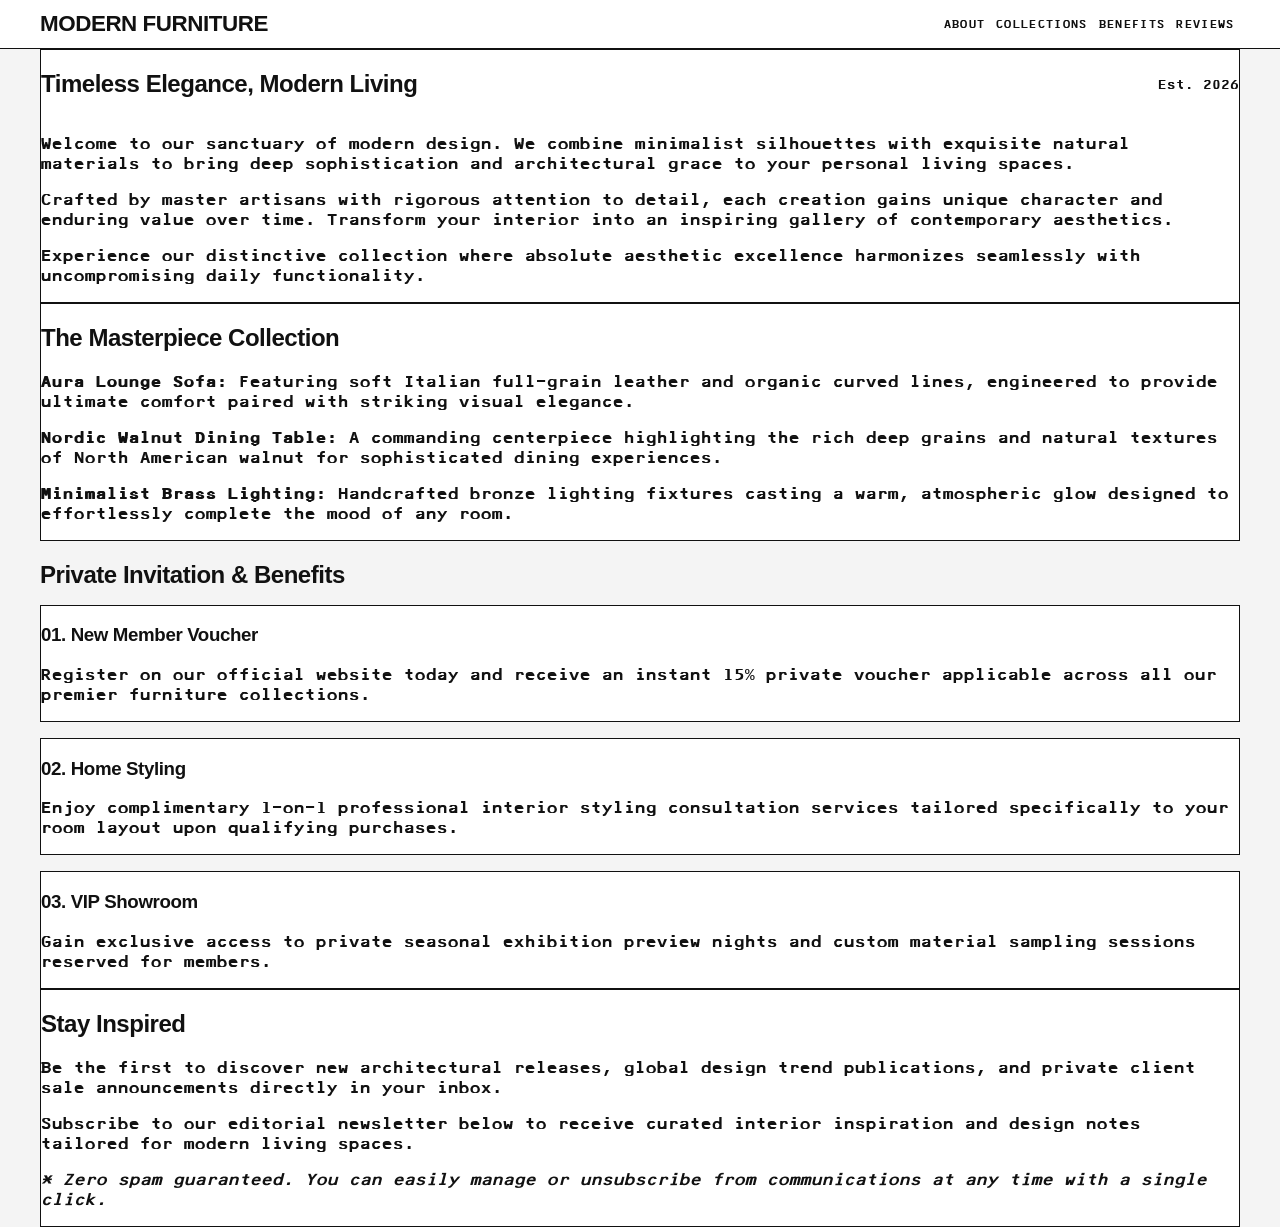
<file: public_html/ixd608/serah.choi/index.html>
<!DOCTYPE html>
<html lang="en">
<head>
	<meta charset="UTF-8">
	<title>MODERN FURNITURE</title>

	<link rel="stylesheet" href="lib/css/styleguide.css">
	<link rel="stylesheet" href="css/storetheme.css">

	<link rel="preconnect" href="https://fonts.googleapis.com">
	<link rel="preconnect" href="https://fonts.gstatic.com" crossorigin>
	<link href="https://fonts.googleapis.com/css2?family=Instrument+Serif:ital@0;1&display=swap" rel="stylesheet">
</head>
<body>
	
	<header class="navbar">
		<div class="container display-flex">
			<div class="flex-none">	
				<h1>MODERN FURNITURE</h1>
			</div>
			<div class="flex-stretch"></div>
		
			<nav class="flex-none nav">
				<ul class="container display-flex">
					<li><a href="#article1">ABOUT</a></li>
					<li><a href="#article2">COLLECTIONS</a></li>
					<li><a href="#article3">BENEFITS</a></li>
					<li><a href="#article4">REVIEWS</a></li>
				</ul>
			</nav>
		</div>
	</header>

	<div class="container">
		<article id="article1" class="article card soft">
			<div class="display-flex flex-align-center">
				<div class="flex-stretch">
					<h2>Timeless Elegance, Modern Living</h2>
				</div>
				<div class="flex-none">
					<small>Est. 2026</small>
				</div>
			</div>
			<div class="article-body">
				<p>Welcome to our sanctuary of modern design. We combine minimalist silhouettes with exquisite natural materials to bring deep sophistication and architectural grace to your personal living spaces.</p>
				<p>Crafted by master artisans with rigorous attention to detail, each creation gains unique character and enduring value over time. Transform your interior into an inspiring gallery of contemporary aesthetics.</p>
				<p>Experience our distinctive collection where absolute aesthetic excellence harmonizes seamlessly with uncompromising daily functionality.</p>
			</div>
		</article>

		<article id="article2" class="article card soft">
			<h2>The Masterpiece Collection</h2>
			<div class="article-body">
				<p><strong>Aura Lounge Sofa:</strong> Featuring soft Italian full-grain leather and organic curved lines, engineered to provide ultimate comfort paired with striking visual elegance.</p>
				<p><strong>Nordic Walnut Dining Table:</strong> A commanding centerpiece highlighting the rich deep grains and natural textures of North American walnut for sophisticated dining experiences.</p>
				<p><strong>Minimalist Brass Lighting:</strong> Handcrafted bronze lighting fixtures casting a warm, atmospheric glow designed to effortlessly complete the mood of any room.</p>
			</div>
		</article>

		<div class="view-window" style="background-image: url(img/interior.jpg);"></div>
		<div class="container"></div>

		<article id="article3" class="article">
			<h2 style="margin-bottom: 1rem;">Private Invitation & Benefits</h2>
			<div class="display-flex" style="gap: 1rem; flex-wrap: wrap;">
				<div class="card soft flex-stretch" style="min-width: 280px; margin-top: 0; margin-bottom: 0;">
					<h3>01. New Member Voucher</h3>
					<p>Register on our official website today and receive an instant 15% private voucher applicable across all our premier furniture collections.</p>
				</div>
				<div class="card soft flex-stretch" style="min-width: 280px; margin-top: 0; margin-bottom: 0;">
					<h3>02. Home Styling</h3>
					<p>Enjoy complimentary 1-on-1 professional interior styling consultation services tailored specifically to your room layout upon qualifying purchases.</p>
				</div>
				<div class="card soft flex-stretch" style="min-width: 280px; margin-top: 0; margin-bottom: 0;">
					<h3>03. VIP Showroom</h3>
					<p>Gain exclusive access to private seasonal exhibition preview nights and custom material sampling sessions reserved for members.</p>
				</div>
			</div>
		</article>

		<article id="article4" class="article card soft">
			<h2>Stay Inspired</h2>
			<div class="article-body">
				<p>Be the first to discover new architectural releases, global design trend publications, and private client sale announcements directly in your inbox.</p>
				<p>Subscribe to our editorial newsletter below to receive curated interior inspiration and design notes tailored for modern living spaces.</p>
				<p><em>* Zero spam guaranteed. You can easily manage or unsubscribe from communications at any time with a single click.</em></p>
			</div>
		</article>
	</div>

</body>
</html>
</file>
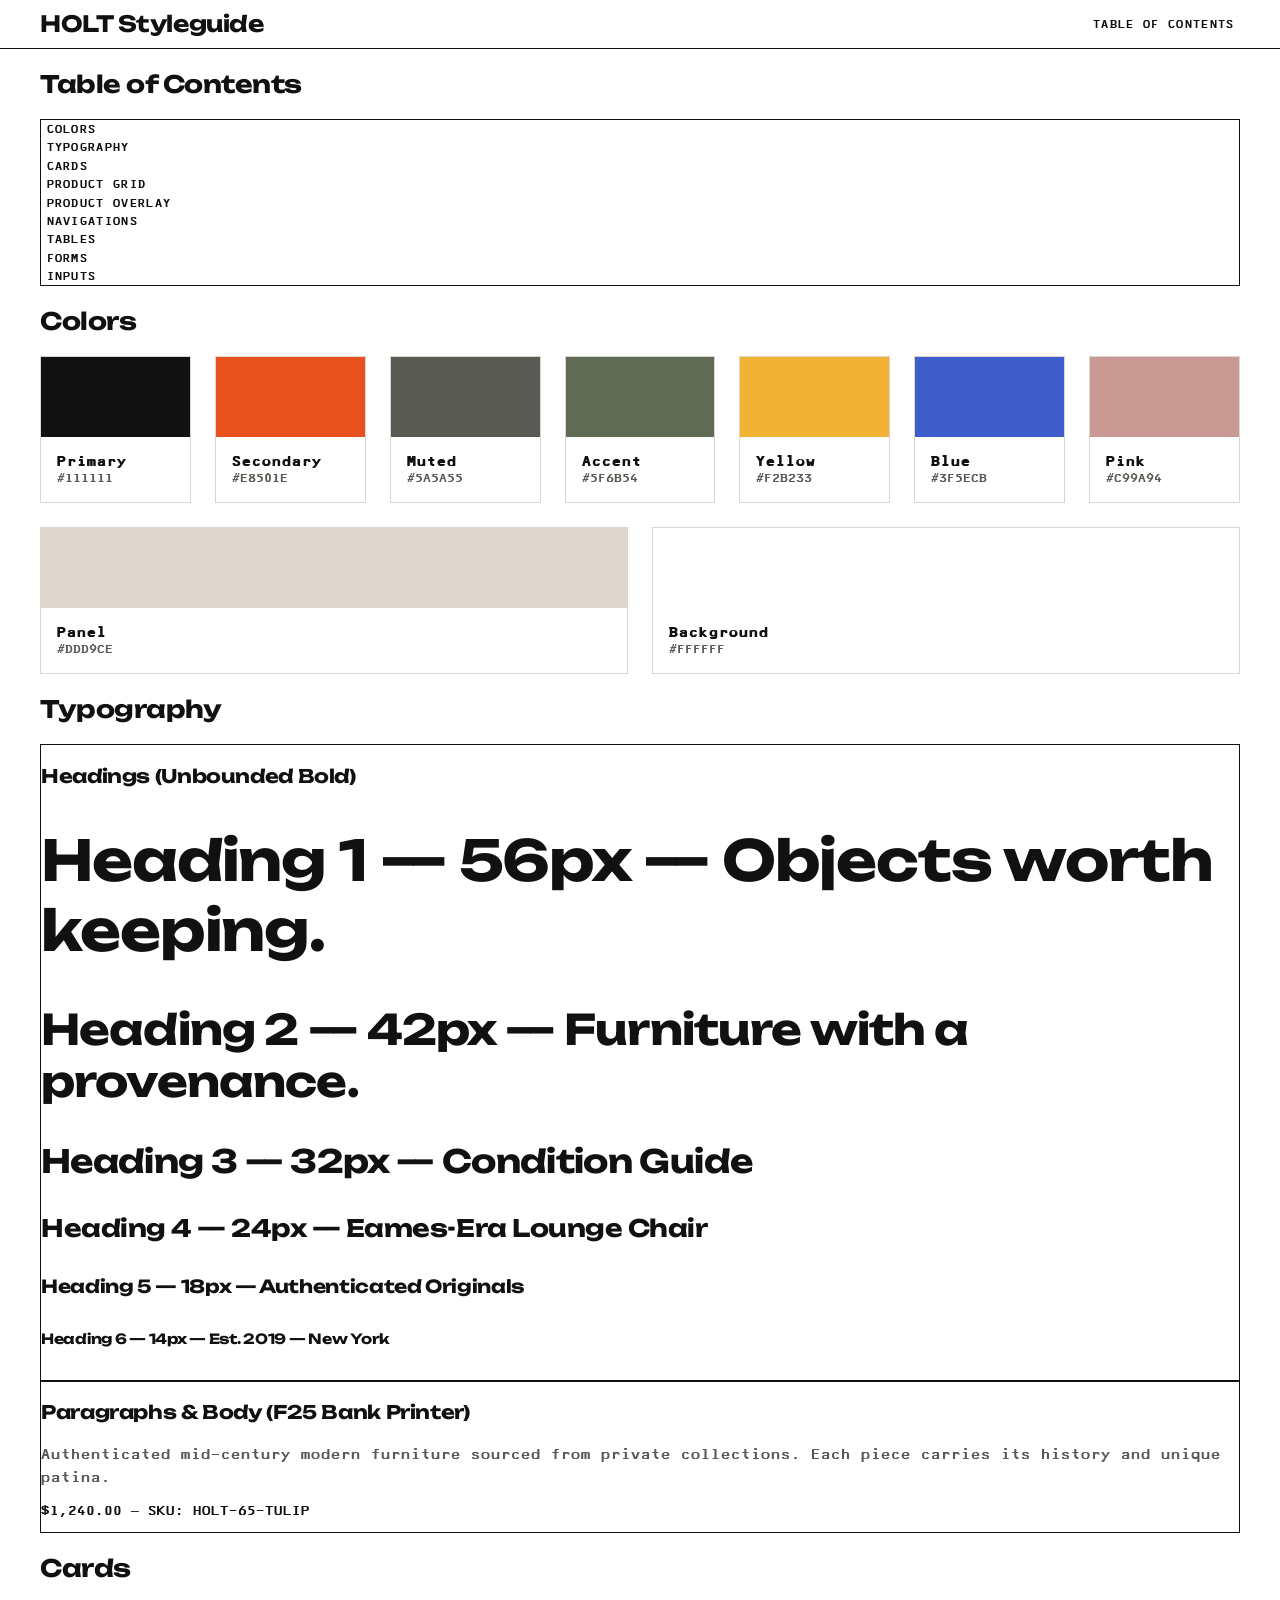
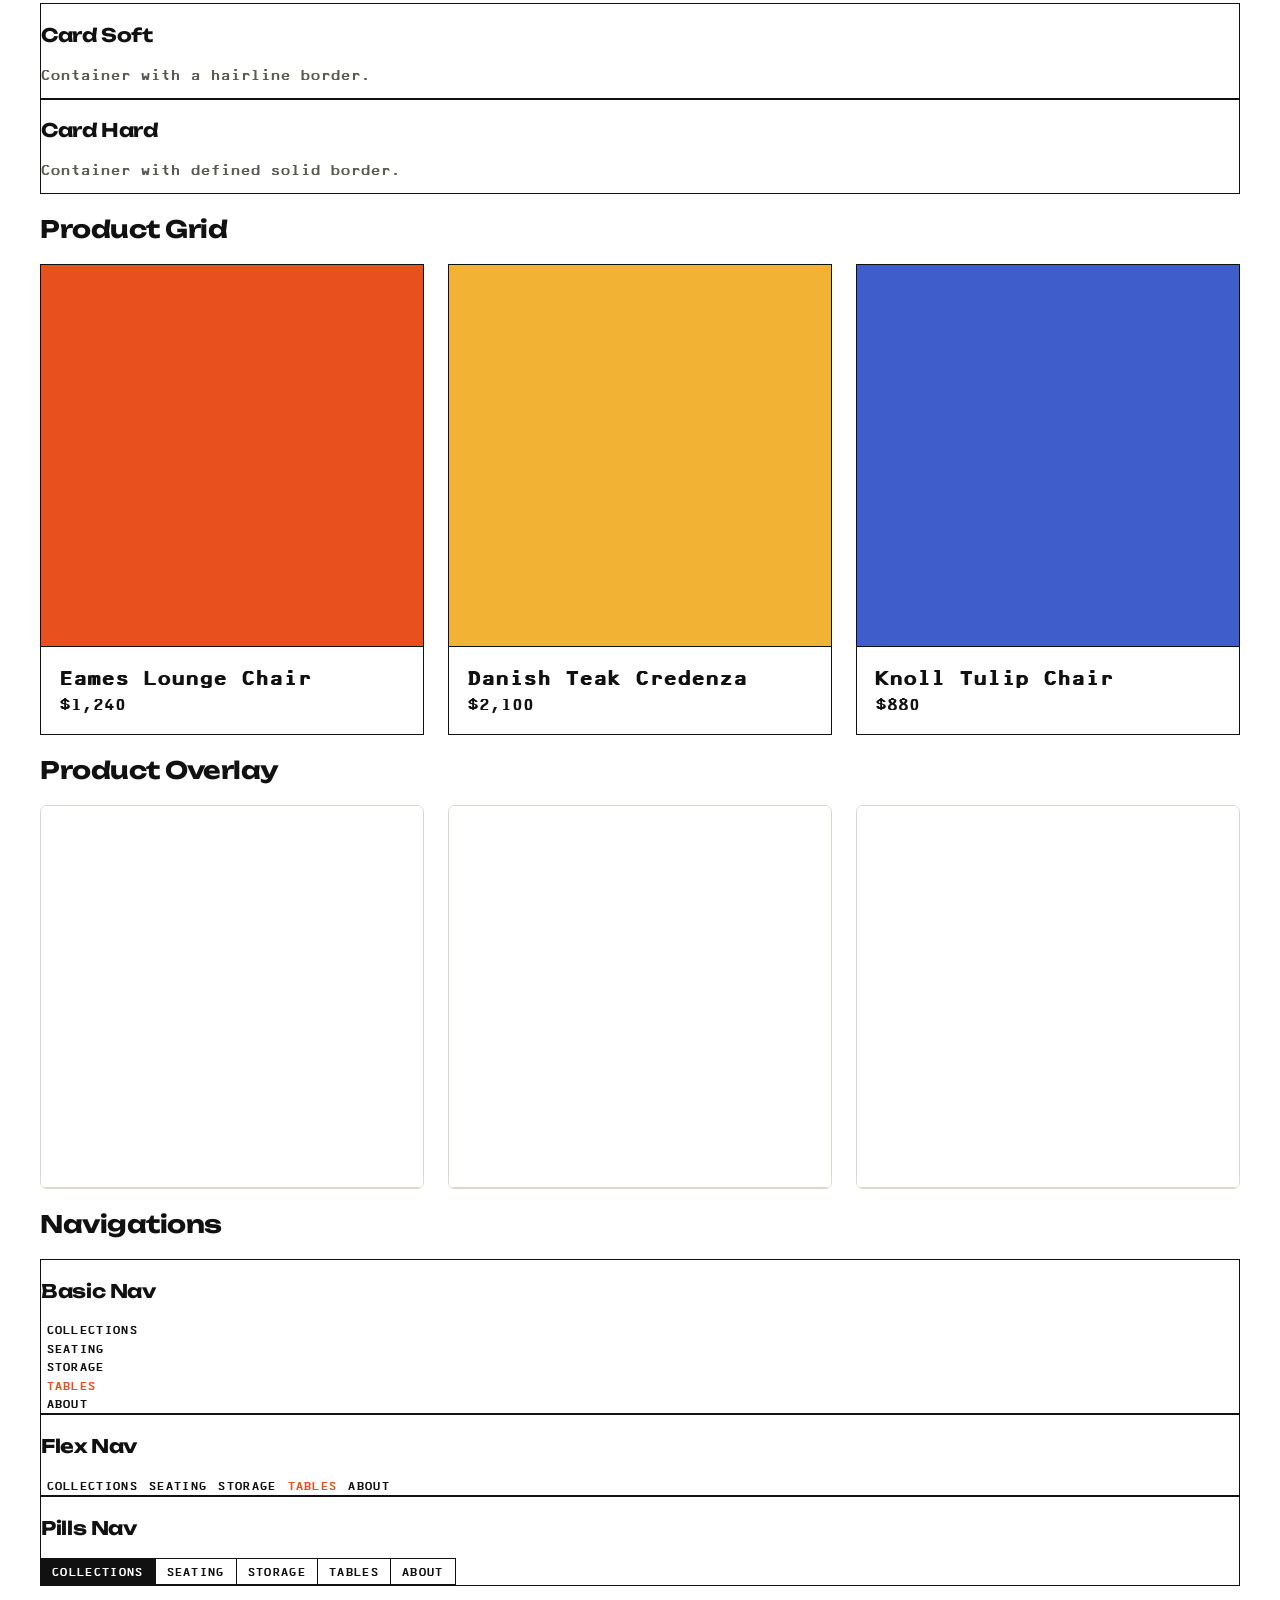
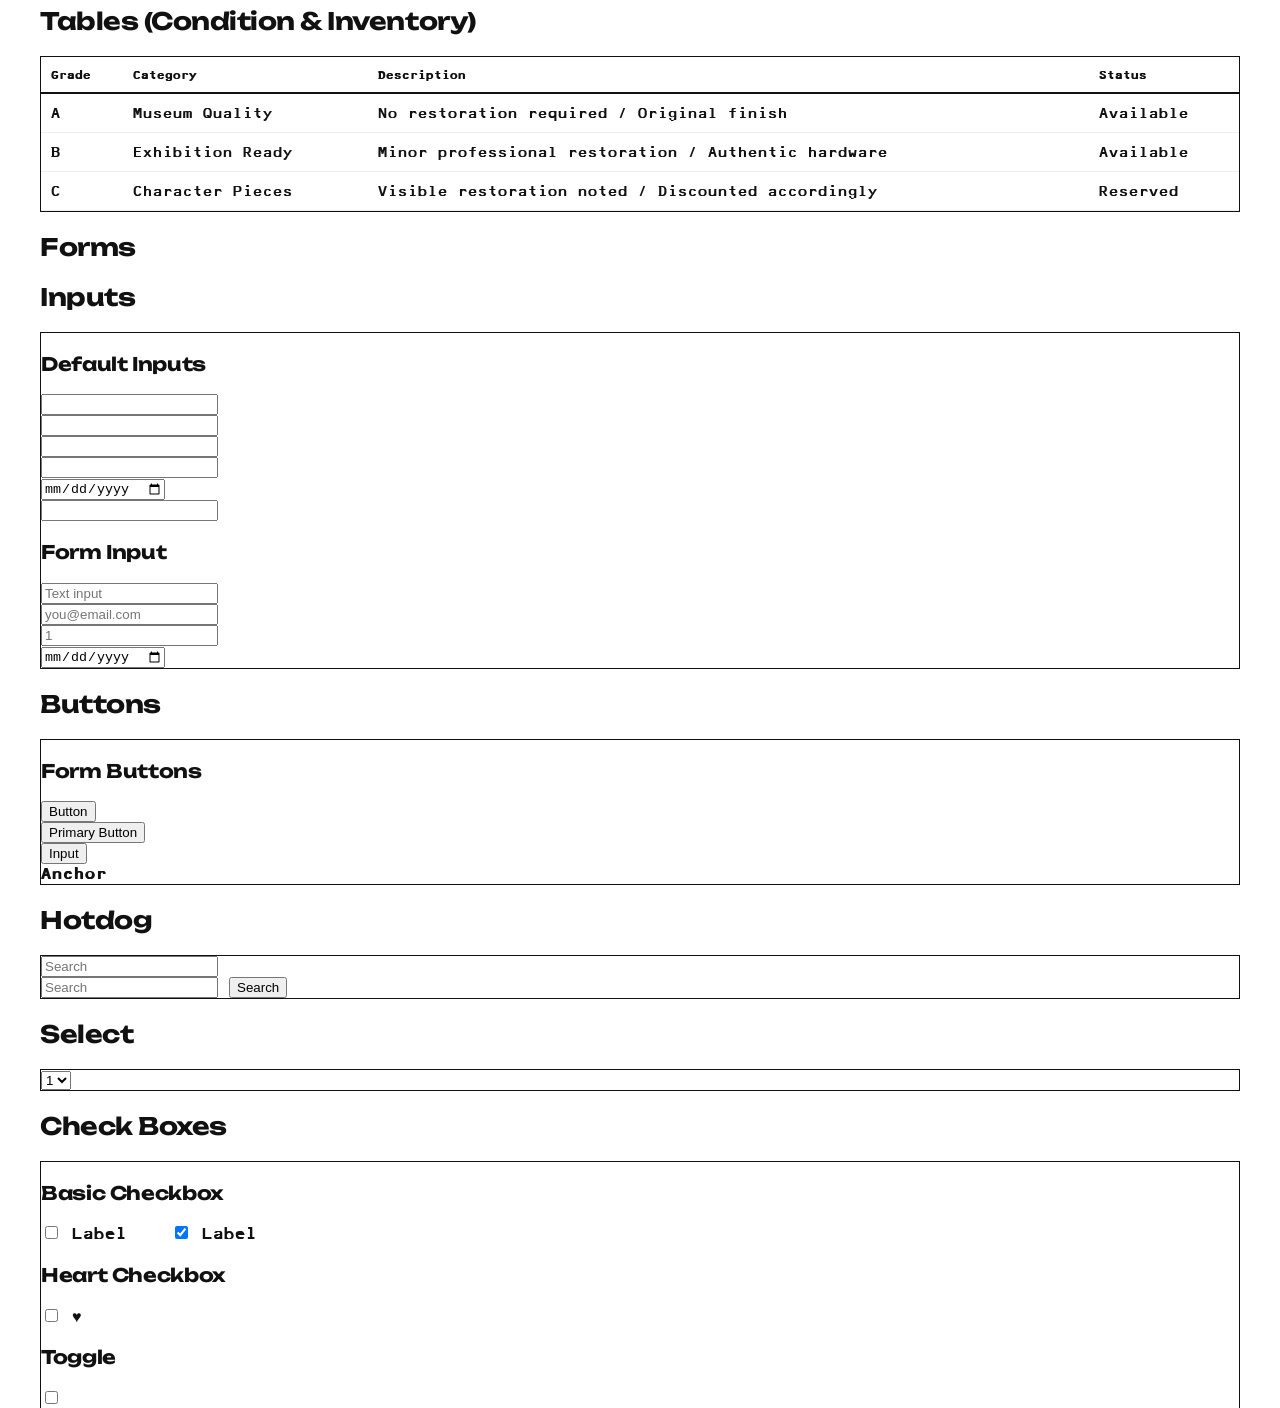
<file: public_html/ixd608/serah.choi/styleguide/index.html>
<!DOCTYPE html>
<html>
<head>
	<meta charset="utf-8">
	<meta name="viewport" content="width=device-width, initial-scale=1">
	<title>Styleguide</title>

	<link rel="stylesheet" href="../lib/css/styleguide.css">
	<link rel="stylesheet" href="../css/storetheme.css">

	<link rel="preconnect" href="https://fonts.googleapis.com">
	<link rel="preconnect" href="https://fonts.gstatic.com" crossorigin>
	<link href="https://fonts.googleapis.com/css2?family=Unbounded:wght@400;500;700&display=swap" rel="stylesheet">

	<script src="https://code.jquery.com/jquery-3.2.1.min.js"></script>
	
	<style>
		:root {
			--color-primary: #111111;
			--color-secondary: #E8501E;
			--color-muted: #5A5A55;
			--color-accent: #5F6B54;
			
			--font-serif: "Unbounded", Helvetica, Arial, sans-serif;
			--font-sans: "F25 Bank Printer", "Courier New", monospace;
			--font-mono: "F25 Bank Printer", "Courier New", monospace;
		}
		body {
			color: var(--color-primary);
			font-family: var(--font-sans);
			background-color: #ffffff;
		}

		.color-swatch-grid {
			display: flex;
			gap: 1.5rem;
			flex-wrap: wrap;
		}
		.color-swatch-item {
			flex: 1;
			min-width: 140px;
			border: 1px solid #dcd6cd;
			border-radius: 0;
			background-color: #fff;
			overflow: hidden;
		}
		.color-box {
			height: 80px;
			width: 100%;
		}

		.custom-product-grid {
			display: flex;
			gap: 1.5rem;
			width: 100%;
		}

		.custom-product-col {
			flex: 1;
			display: flex;
			flex-direction: column;
		}

		.figure.product {
			border: 1px solid #dcd6cd;
			border-radius: 0.4em;
			background-color: #fff;
			overflow: hidden;
			margin: 0;
			display: flex;
			flex-direction: column;
			flex-grow: 1;
		}

		.product-placeholder {
			width: 100%;
			aspect-ratio: 1 / 1;
			background-color: #ffffff;
			border-bottom: 1px solid #dcd6cd;
		}

		.product-overlay {
			position: relative;
			overflow: hidden;
		}

		.product-overlay figcaption {
			position: absolute;
			top: 0;
			left: 0;
			width: 100%;
			height: 100%;
			background-color: rgba(17, 17, 17, 0.85);
			opacity: 0;
			transition: opacity 0.3s ease-in-out;
			display: flex;
			flex-direction: column;
			justify-content: center;
			align-items: center;
			z-index: 2;
		}

		.product-overlay:hover figcaption {
			opacity: 1;
		}

		#productgrid .figure.product {
			border: 1px solid var(--color-line);
			border-radius: 0;
			box-shadow: none;
		}

		#productgrid .product-placeholder {
			background-color: var(--color-main-light);
			border-bottom: 1px solid var(--color-line);
		}

		#productgrid .custom-product-col:nth-child(1) .product-placeholder {
			background-color: var(--color-secondary);
		}

		#productgrid .custom-product-col:nth-child(2) .product-placeholder {
			background-color: var(--color-yellow);
		}

		#productgrid .custom-product-col:nth-child(3) .product-placeholder {
			background-color: var(--color-blue);
		}
	</style>
</head>
<body>

<header class="navbar">
	<div class="container display-flex">
		<div class="flex-none">	
			<h1>HOLT Styleguide</h1>
		</div>
		<div class="flex-stretch"></div>
		<nav class="flex-none nav">
			<ul class="container display-flex">
				<li><a href="#tableofcontents">Table of Contents</a></li>
			</ul>
		</nav>
	</div>
</header>

<div class="container" id="tableofcontents">
	<h2>Table of Contents</h2>
	<div class="card soft">
		<nav class="nav">
			<ul>
				<li><a href="#colors">Colors</a></li>
				<li><a href="#typography">Typography</a></li>
				<li><a href="#cards">Cards</a></li>
				<li><a href="#productgrid">Product Grid</a></li>
				<li><a href="#productoverlay">Product Overlay</a></li>
				<li><a href="#navigations">Navigations</a></li>
				<li><a href="#tables">Tables</a></li>
				<li><a href="#forms">Forms</a></li>
				<ul>
					<li><a href="#inputs">Inputs</a></li>
				</ul>
			</ul>	
		</nav>
	</div>
</div>

<div class="container" id="colors">
	<h2>Colors</h2>
	<div class="color-swatch-grid">
		<div class="color-swatch-item">
			<div class="color-box" style="background-color: #111111;"></div>
			<div style="padding: 1rem;">
				<div style="font-weight: bold; font-size: 14px;">Primary</div>
				<div style="font-family: var(--font-mono); font-size: 12px; color: var(--color-muted);">#111111</div>
			</div>
		</div>
		<div class="color-swatch-item">
			<div class="color-box" style="background-color: #E8501E;"></div>
			<div style="padding: 1rem;">
				<div style="font-weight: bold; font-size: 14px;">Secondary</div>
				<div style="font-family: var(--font-mono); font-size: 12px; color: var(--color-muted);">#E8501E</div>
			</div>
		</div>
		<div class="color-swatch-item">
			<div class="color-box" style="background-color: #5A5A55;"></div>
			<div style="padding: 1rem;">
				<div style="font-weight: bold; font-size: 14px;">Muted</div>
				<div style="font-family: var(--font-mono); font-size: 12px; color: var(--color-muted);">#5A5A55</div>
			</div>
		</div>
		<div class="color-swatch-item">
			<div class="color-box" style="background-color: #5F6B54;"></div>
			<div style="padding: 1rem;">
				<div style="font-weight: bold; font-size: 14px;">Accent</div>
				<div style="font-family: var(--font-mono); font-size: 12px; color: var(--color-muted);">#5F6B54</div>
			</div>
		</div>
		<div class="color-swatch-item">
			<div class="color-box" style="background-color: #F2B233;"></div>
			<div style="padding: 1rem;">
				<div style="font-weight: bold; font-size: 14px;">Yellow</div>
				<div style="font-family: var(--font-mono); font-size: 12px; color: var(--color-muted);">#F2B233</div>
			</div>
		</div>
		<div class="color-swatch-item">
			<div class="color-box" style="background-color: #3F5ECB;"></div>
			<div style="padding: 1rem;">
				<div style="font-weight: bold; font-size: 14px;">Blue</div>
				<div style="font-family: var(--font-mono); font-size: 12px; color: var(--color-muted);">#3F5ECB</div>
			</div>
		</div>
		<div class="color-swatch-item">
			<div class="color-box" style="background-color: #C99A94;"></div>
			<div style="padding: 1rem;">
				<div style="font-weight: bold; font-size: 14px;">Pink</div>
				<div style="font-family: var(--font-mono); font-size: 12px; color: var(--color-muted);">#C99A94</div>
			</div>
		</div>
		<div class="color-swatch-item">
			<div class="color-box" style="background-color: #DDD9CE;"></div>
			<div style="padding: 1rem;">
				<div style="font-weight: bold; font-size: 14px;">Panel</div>
				<div style="font-family: var(--font-mono); font-size: 12px; color: var(--color-muted);">#DDD9CE</div>
			</div>
		</div>
		<div class="color-swatch-item">
			<div class="color-box" style="background-color: #FFFFFF;"></div>
			<div style="padding: 1rem;">
				<div style="font-weight: bold; font-size: 14px;">Background</div>
				<div style="font-family: var(--font-mono); font-size: 12px; color: var(--color-muted);">#FFFFFF</div>
			</div>
		</div>
	</div>
</div>

<div class="container" id="typography">
	<h2>Typography</h2>
	<div class="card soft" id="headings">
		<h3>Headings (Unbounded Bold)</h3>
		<h1 style="font-family: var(--font-serif); font-size: 56px;">Heading 1 — 56px — Objects worth keeping.</h1>
		<h2 style="font-family: var(--font-serif); font-size: 42px;">Heading 2 — 42px — Furniture with a provenance.</h2>
		<h3 style="font-family: var(--font-serif); font-size: 32px;">Heading 3 — 32px — Condition Guide</h3>
		<h4 style="font-family: var(--font-serif); font-size: 24px;">Heading 4 — 24px — Eames-Era Lounge Chair</h4>
		<h5 style="font-family: var(--font-serif); font-size: 18px;">Heading 5 — 18px — Authenticated Originals</h5>
		<h6 style="font-family: var(--font-serif); font-size: 14px;">Heading 6 — 14px — Est. 2019 — New York</h6>
	</div>

	<div class="card soft" id="paragraphs">
		<h3>Paragraphs & Body (F25 Bank Printer)</h3>
		<p style="font-family: var(--font-sans); font-size: 14px; line-height: 22.75px; color: var(--color-muted);">Authenticated mid-century modern furniture sourced from private collections. Each piece carries its history and unique patina.</p>
		<p style="font-family: var(--font-mono); font-size: 13px; color: var(--color-primary);">$1,240.00 — SKU: HOLT-65-TULIP</p>
	</div>
</div>

<div class="container" id="cards">
	<h2>Cards</h2>
	<div class="grid gap">
		<div class="col-xs-12 col-md-6">
			<div class="card soft">
				<h3>Card Soft</h3>
				<p style="font-size: 14px; color: var(--color-muted);">Container with a hairline border.</p>
			</div>
		</div>		
		<div class="col-xs-12 col-md-6">
			<div class="card hard">
				<h3>Card Hard</h3>
				<p style="font-size: 14px; color: var(--color-muted);">Container with defined solid border.</p>
			</div>
		</div>		
	</div>
</div>

<div class="container" id="productgrid">
	<h2>Product Grid</h2>
	<div class="custom-product-grid">
		<div class="custom-product-col">
			<figure class="figure product">
				<div class="product-placeholder"></div>
				<figcaption style="padding: 1.2rem;">
					<div style="font-weight: bold; font-size: 20px;">Eames Lounge Chair</div>
					<div style="font-family: var(--font-mono); color: var(--color-primary); margin-top: 0.3rem;">$1,240</div>
				</figcaption>
			</figure>
		</div>
		<div class="custom-product-col">
			<figure class="figure product">
				<div class="product-placeholder"></div>
				<figcaption style="padding: 1.2rem;">
					<div style="font-weight: bold; font-size: 20px;">Danish Teak Credenza</div>
					<div style="font-family: var(--font-mono); color: var(--color-primary); margin-top: 0.3rem;">$2,100</div>
				</figcaption>
			</figure>
		</div>
		<div class="custom-product-col">
			<figure class="figure product">
				<div class="product-placeholder"></div>
				<figcaption style="padding: 1.2rem;">
					<div style="font-weight: bold; font-size: 20px;">Knoll Tulip Chair</div>
					<div style="font-family: var(--font-mono); color: var(--color-primary); margin-top: 0.3rem;">$880</div>
				</figcaption>
			</figure>
		</div>
	</div>
</div>

<div class="container" id="productoverlay">
	<h2>Product Overlay</h2>
	<div class="custom-product-grid">
		<div class="custom-product-col">
			<figure class="figure product product-overlay">
				<div class="product-placeholder"></div>
				<figcaption>
					<div style="background: #fff; color: var(--color-primary); padding: 1.5rem; border-radius: 0.3em; text-align: center; width: 80%;">
						<div style="font-weight: bold; font-size: 16px;">Eames Lounge Chair</div>
						<div style="font-family: var(--font-mono); color: var(--color-secondary); margin-top: 0.5rem;">$1,240</div>
					</div>
				</figcaption>
			</figure>
		</div>
		<div class="custom-product-col">
			<figure class="figure product product-overlay">
				<div class="product-placeholder"></div>
				<figcaption>
					<div style="background: #fff; color: var(--color-primary); padding: 1.5rem; border-radius: 0.3em; text-align: center; width: 80%;">
						<div style="font-weight: bold; font-size: 16px;">Danish Teak Credenza</div>
						<div style="font-family: var(--font-mono); color: var(--color-secondary); margin-top: 0.5rem;">$2,100</div>
					</div>
				</figcaption>
			</figure>
		</div>
		<div class="custom-product-col">
			<figure class="figure product product-overlay">
				<div class="product-placeholder"></div>
				<figcaption>
					<div style="background: #fff; color: var(--color-primary); padding: 1.5rem; border-radius: 0.3em; text-align: center; width: 80%;">
						<div style="font-weight: bold; font-size: 16px;">Knoll Tulip Chair</div>
						<div style="font-family: var(--font-mono); color: var(--color-secondary); margin-top: 0.5rem;">$880</div>
					</div>
				</figcaption>
			</figure>
		</div>
	</div>
</div>

<div class="container" id="navigations">
	<h2>Navigations</h2>
	
	<script>
		const makeNav = (classes='') => {
			const links = ['Collections','Seating','Storage','Tables','About'];
			let ran = Math.floor(Math.random()*links.length); 
			document.write(`
				<div>
					<nav class="${classes}">
						<ul>
							${links.reduce((r,o,i)=>{
								return r+`<li class="${ran==i?'active':''}"><a href="#">${o}</a></li>`;
							},'')}
						</ul>
					</nav>
				</div>
			`);
		}
	</script>

	<div class="card soft">
		<h3>Basic Nav</h3>
		<script>makeNav('nav')</script>
	</div>

	<div class="card soft">
		<h3>Flex Nav</h3>
		<script>makeNav('nav nav-flex')</script>
	</div>

	<div class="card soft">
		<h3>Pills Nav</h3>
		<script>makeNav('nav nav-pills')</script>
	</div>

	<script>
		$("#navigations a").on("click", function(e) {
			e.preventDefault();
			$(this).closest("li").addClass("active")
			.siblings().removeClass("active");
		})
	</script>
</div>

<div class="container" id="tables">
	<h2>Tables (Condition & Inventory)</h2>
	<div class="card soft">
		<script>
			const makeTable = (classes='') => {
				const head = ['Grade', 'Category', 'Description', 'Status'];
				const body = [
					['A', 'Museum Quality', 'No restoration required / Original finish', 'Available'],
					['B', 'Exhibition Ready', 'Minor professional restoration / Authentic hardware', 'Available'],
					['C', 'Character Pieces', 'Visible restoration noted / Discounted accordingly', 'Reserved']
				];
				return `
				<table class="${classes}" style="width:100%; border-collapse: collapse; text-align: left;">
					<thead>
						<tr style="border-bottom: 2px solid var(--color-primary);">
							${head.reduce((r,o)=>r+`<th style="padding: 10px; font-family: var(--font-mono); font-size: 12px; color: var(--color-primary);">${o}</th>`,'')}
						</tr>
					</thead>
					<tbody>
						${body.reduce((r,o,i)=>r+
							`<tr style="border-bottom: 1px solid #eee;">${
								o.reduce((r,cell)=>r+`<td style="padding: 10px; font-size: 14px;">${cell}</td>`,'')
							}</tr>`,'')}
					</tbody>
				</table>
				`;
			}
		</script>
		<script>document.write(makeTable('nav'));</script>
	</div>
</div>


<div class="container" id="forms">
	<h2>Forms</h2>

	<h2>Inputs</h2>
	<div class="card soft">
		<h3>Default Inputs</h3>
		<form>
			<input type="text"><br>
			<input type="number"><br>
			<input type="password"><br>
			<input type="email"><br>
			<input type="date"><br>
			<input type="search"><br>
		</form>

		<h3>Form Input</h3>
		<form>
			<div class="form-control">
				<input type="text" class="form-input" placeholder="Text input">
			</div>
			<div class="form-control">
				<input type="email" class="form-input" placeholder="you@email.com">
			</div>
			<div class="form-control">
				<input type="number" class="form-input" placeholder="1">
			</div>
			<div class="form-control">
				<input type="date" class="form-input">
			</div>
		</form>
	</div>

	<h2 id="buttons">Buttons</h2>
	<div class="card soft">
		<h3>Form Buttons</h3>
		<div class="form-control">
			<button type="button" class="form-button">Button</button>
		</div>
		<div class="form-control">
			<button type="button" class="form-button primary">Primary Button</button>
		</div>
		<div class="form-control">
			<input type="button" class="form-button" value="Input">
		</div>
		<div class="form-control">
			<a href="#" class="form-button">Anchor</a>
		</div>
	</div>

	<h2 id="hotdog">Hotdog</h2>
	<div class="card soft">
		<div class="form-control">
			<form class="hotdog">
				<input type="search" placeholder="Search">
			</form>
		</div>

		<div class="form-control">
			<form class="hotdog">
				<input type="search" placeholder="Search">
				<input type="submit" class="form-button" value="Search">
			</form>
		</div>
	</div>

	<h2 id="select">Select</h2>
	<div class="card soft">
		<div class="form-select">
			<select>
				<option>1</option>
				<option>2</option>
				<option>3</option>
				<option>4</option>
			</select>
		</div>
	</div>

	<h2 id="checkboxes">Check Boxes</h2>
	<div class="card soft">
		<h3>Basic Checkbox</h3>
		<label><input type="checkbox"> Label</label> &nbsp;&nbsp;
		<label><input type="checkbox" checked> Label</label>

		<h3>Heart Checkbox</h3>
		<div class="favorite">
			<input type="checkbox" id="favorite-1" class="favorite-checkbox">
			<label for="favorite-1" class="favorite-label">&hearts;</label>
		</div>

		<h3>Toggle</h3>
		<div class="toggle">
			<input type="checkbox" id="toggle-1" class="toggle-checkbox">
			<label for="toggle-1" class="toggle-label"></label>
		</div>
	</div>
</div>

</body>
</html>
</file>
<file: public_html/ixd608/serah.choi/lib/css/styleguide.css>
/*CSS RESET*/

/* F25 Bank Printer: put the font files in lib/fonts/ */
@font-face {
	font-family: "F25 Bank Printer";
	src: url("../fonts/F25_Bank_Printer.ttf") format("truetype");
	font-weight: 400;
	font-style: normal;
}

@font-face {
	font-family: "F25 Bank Printer";
	src: url("../fonts/F25_Bank_Printer_Bold.ttf") format("truetype");
	font-weight: 700;
	font-style: normal;
}

*, *::after, *::before {
	box-sizing: border-box;
}

:root {
	--color-neutral-light: #eee;
	--color-neutral-medium: #999;
	--color-neutral-dark: #555;

	/* HOLT Brand Colors */
	--color-primary: #111111;
	--color-secondary: #E8501E;
	--color-muted: #5A5A55;
	--color-accent: #5F6B54;
	--color-yellow: #F2B233;
	--color-blue: #3F5ECB;
	--color-pink: #C99A94;

	--color-main-light: #DDD9CE;
	--color-main-medium: #111111;
	--color-main-dark: #000000;
	--color-line: #111111;

	--color-black: #000;
	--color-white: #fff;

	--header-height: 3rem;
	--spacing: 1rem;

	--font-serif: "Unbounded", Helvetica, Arial, sans-serif;
	--font-sans: "F25 Bank Printer", "Courier New", monospace;
	--font-mono: "F25 Bank Printer", "Courier New", monospace;
}

body {
	margin: 0;
	font-size: 100%;
	font-family: var(--font-sans);
	color: var(--color-primary);
	background-color: #ffffff;
}

h1,
h2,
h3,
h4,
h5,
h6 {
	font-family: var(--font-serif);
	font-weight: 700;
	letter-spacing: -0.02em;
}

a {
	color: inherit;
	font-weight: bold;
	text-decoration: none;
}

a:hover {
	text-decoration: underline;
}


.container {
	max-width: 1200px;
	margin-right: auto;
	margin-left: auto;
}

.display-flex { display: flex; }
.display-inline-flex { display: inline-flex; }
.display-block { display: block; }
.display-inline-block { display: inline-block; }

.flex-stretch { flex: 1 1 auto; }
.flex-none { flex: none; }

.flex-align-center { align-items: center; }
.flex-justify-center { justify-content: center; }


.nav ul {
	list-style-type: none !important;
	margin-top: 0;
	margin-bottom: 0;
	padding-left: 0;
}

.nav a {
	display: block;
	padding: 0.2em 0.5em;
	color: var(--color-primary);
	font-family: var(--font-mono);
	font-size: 11px;
	font-weight: 500;
	letter-spacing: 0.12em;
	text-transform: uppercase;
	transition: background-color 0.2s, color 0.2s;
}

.nav a:hover {
	background-color: transparent;
	color: var(--color-secondary);
	text-decoration: none;
}

.nav .active a {
	background-color: transparent;
	color: var(--color-secondary);
}

.nav-crumbs ul,
.nav-pills ul,
.nav-flex ul {
	display: flex;
}

.nav-pills a {
	border-radius: 0;
	padding: 0.5em 1em;
	border: 1px solid var(--color-line);
	margin-left: -1px;
}

.nav-pills .active a {
	background-color: var(--color-primary);
	color: var(--color-white);
}

.nav-crumbs a {
	display: inline-block;
}

.nav-crumbs .active a,
.nav-crumbs a:hover {
	background-color: transparent;
	color: inherit;
	text-decoration: underline;
}

.nav-crumbs li:not(:first-child)::before {
	content: '/';
}

.navbar {
	background-color: var(--color-white);
	color: var(--color-primary);
	border-bottom: 1px solid var(--color-primary);
	line-height: var(--header-height);
}

.navbar h1 {
	font-size: 1.4em;
	margin: 0;
	font-family: var(--font-serif);
}

.navbar a {
	padding: 0 0.5em;
	color: var(--color-primary);
}

/* CARD */
.card {
	background-color: var(--color-white);
	box-shadow: none;
	border: 1px solid var(--color-line);
	margin-top
</file>
<file: public_html/ixd608/serah.choi/css/storetheme.css>
:root {
	--color-offwhite: #f4f4f4;
}

body {
	background-color: var(--color-offwhite);
}
</file>
